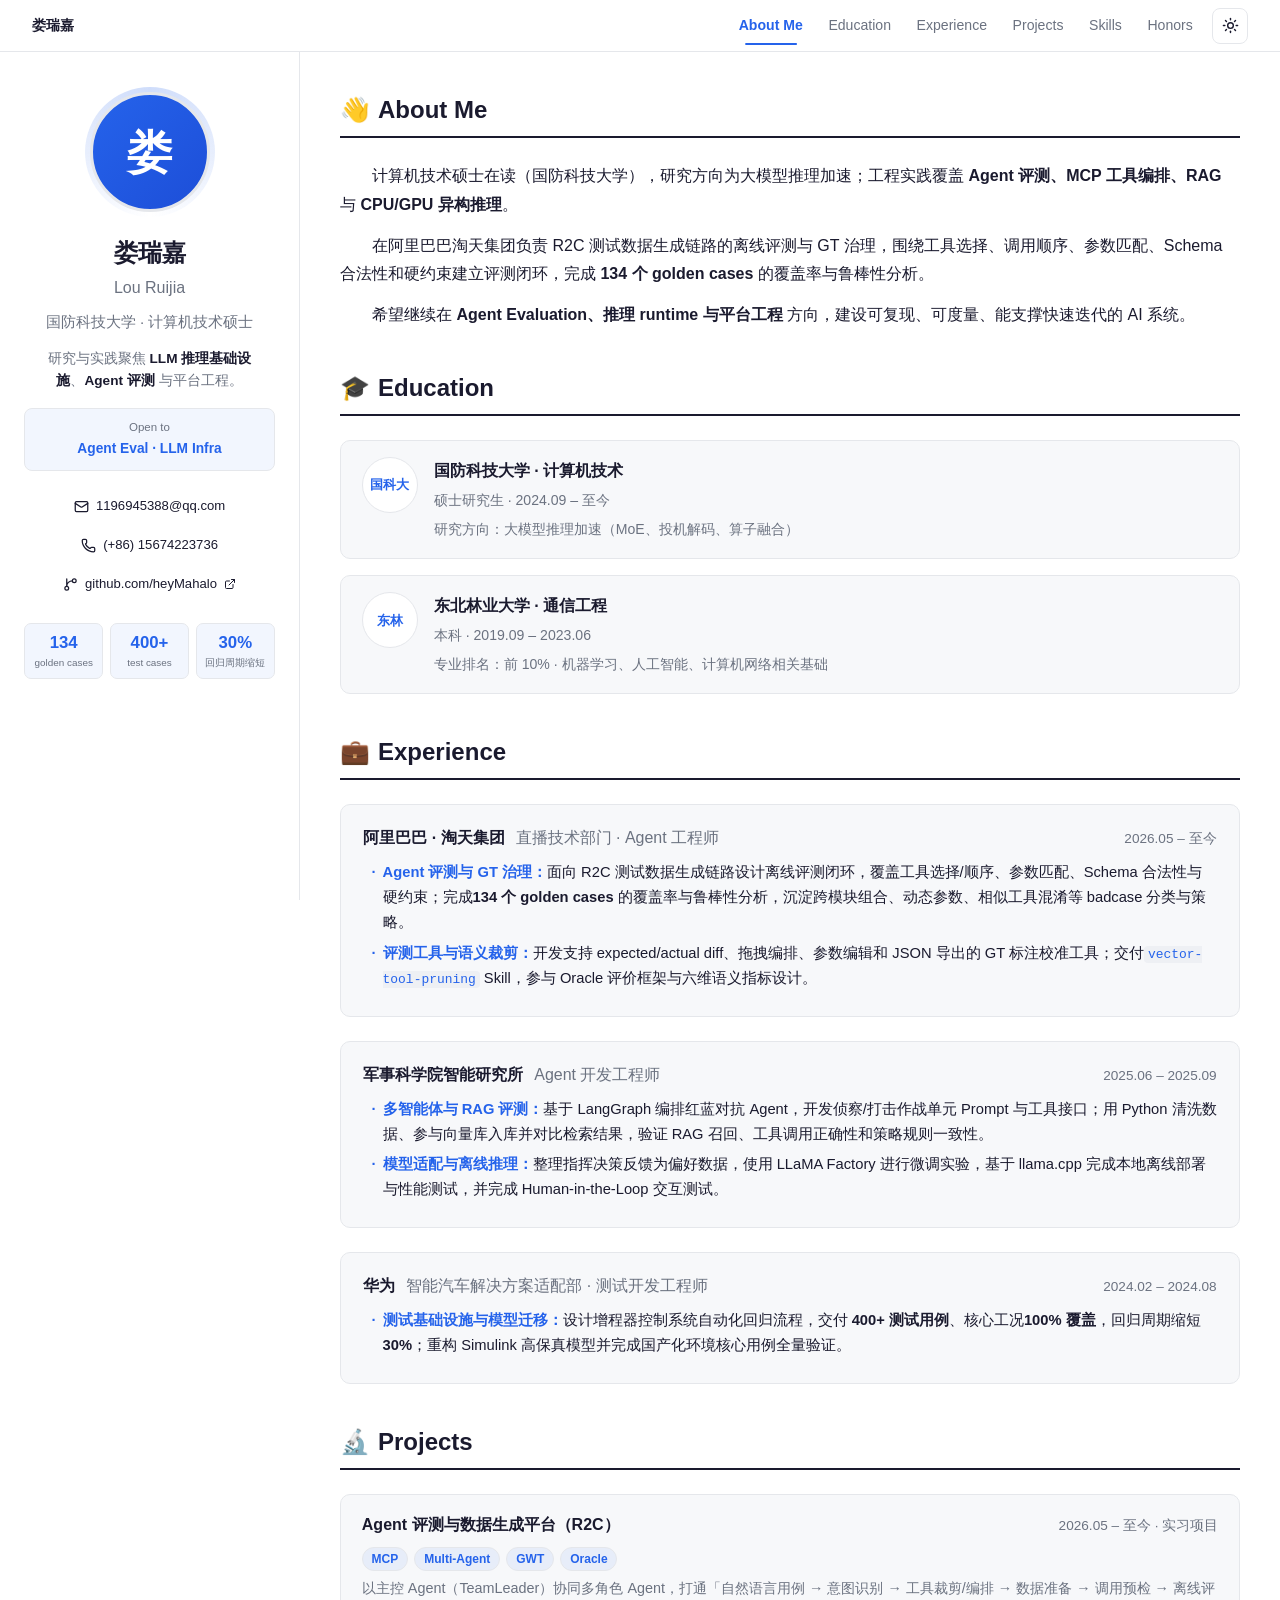
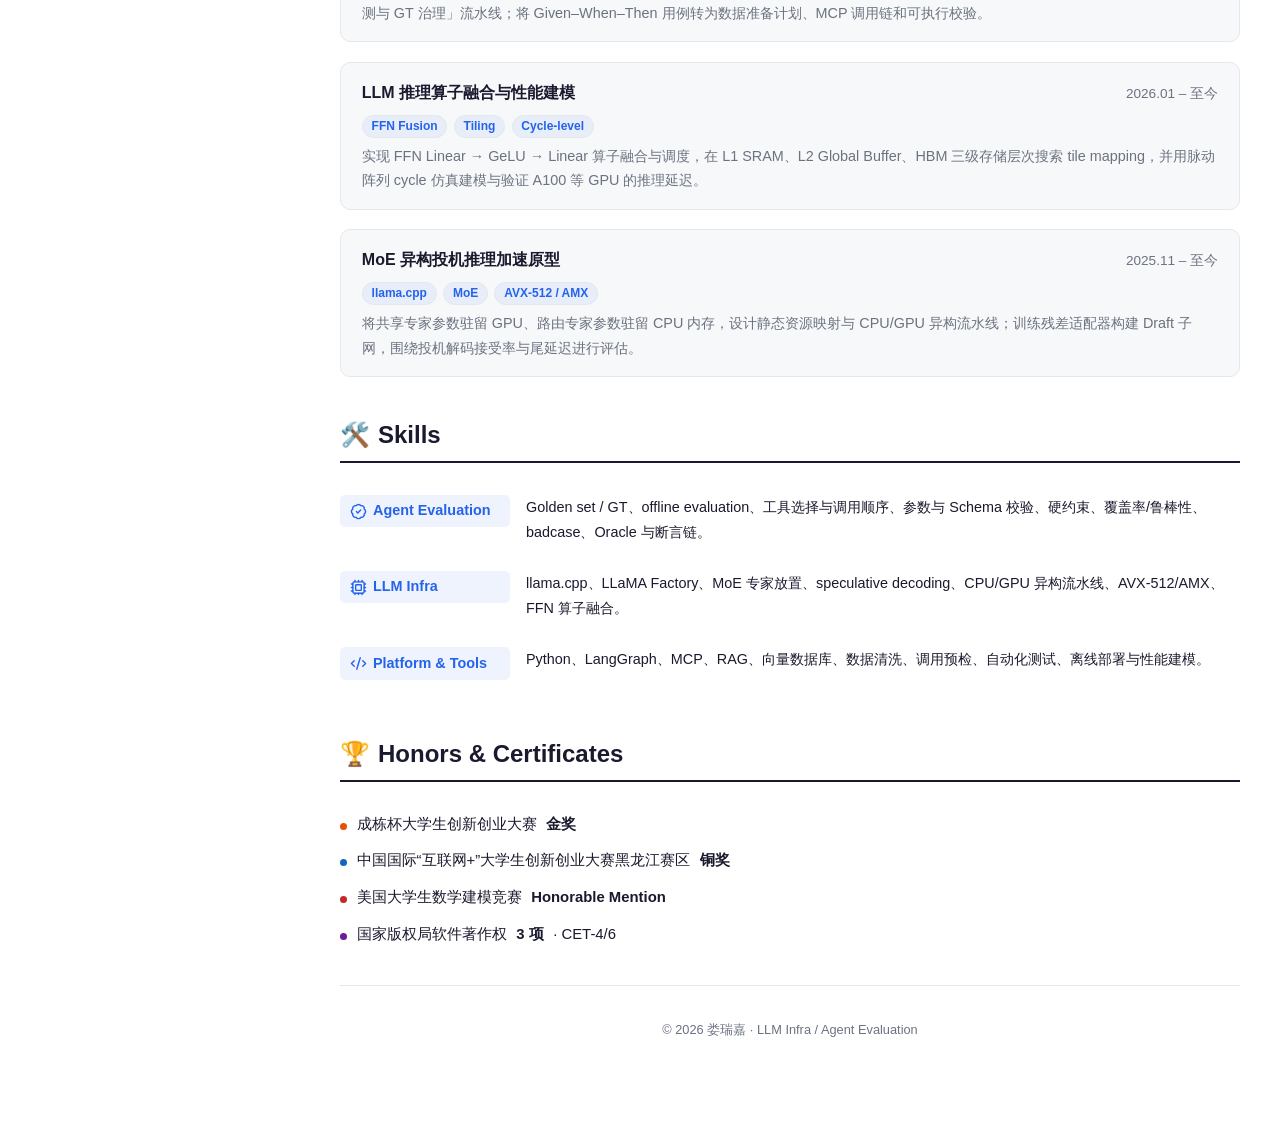
<file: lou-ruijia-github-pages/index.html>
<!doctype html>
<html lang="zh-CN">
<head>
  <meta charset="utf-8">
  <meta name="viewport" content="width=device-width, initial-scale=1">
  <meta name="description" content="娄瑞嘉的个人简历与项目主页，聚焦 LLM 推理基础设施、Agent 评测与平台工程。">
  <meta property="og:title" content="娄瑞嘉 · LLM Infra / Agent Evaluation">
  <meta property="og:description" content="LLM 推理基础设施、Agent 评测与平台工程。">
  <meta property="og:image" content="./og.png">
  <meta property="og:image:width" content="1536">
  <meta property="og:image:height" content="1024">
  <meta name="twitter:card" content="summary_large_image">
  <meta name="twitter:image" content="./og.png">
  <meta name="theme-color" content="#ffffff">
  <title>娄瑞嘉 · LLM Infra / Agent Evaluation</title>
  <link rel="icon" href="./favicon.svg">
  <link rel="stylesheet" href="./styles.css">
</head>
<body>
<div class="progress-bar" style="width:0%" aria-hidden="true"></div><nav class="navbar" aria-label="主导航"><button class="nav-brand" aria-label="回到首页">娄瑞嘉</button><div class="nav-links"><button class="nav-link active">About Me</button><button class="nav-link ">Education</button><button class="nav-link ">Experience</button><button class="nav-link ">Projects</button><button class="nav-link ">Skills</button><button class="nav-link ">Honors</button></div><div class="nav-actions"><button class="theme-toggle" aria-label="切换到深色模式" title="切换到深色模式"><svg xmlns="http://www.w3.org/2000/svg" width="17" height="17" viewBox="0 0 24 24" fill="none" stroke="currentColor" stroke-width="2" stroke-linecap="round" stroke-linejoin="round" class="lucide lucide-sun" aria-hidden="true"><circle cx="12" cy="12" r="4"></circle><path d="M12 2v2"></path><path d="M12 20v2"></path><path d="m4.93 4.93 1.41 1.41"></path><path d="m17.66 17.66 1.41 1.41"></path><path d="M2 12h2"></path><path d="M20 12h2"></path><path d="m6.34 17.66-1.41 1.41"></path><path d="m19.07 4.93-1.41 1.41"></path></svg></button><button class="mobile-toggle " aria-label="打开菜单" aria-expanded="false"><svg xmlns="http://www.w3.org/2000/svg" width="19" height="19" viewBox="0 0 24 24" fill="none" stroke="currentColor" stroke-width="2" stroke-linecap="round" stroke-linejoin="round" class="lucide lucide-menu" aria-hidden="true"><path d="M4 5h16"></path><path d="M4 12h16"></path><path d="M4 19h16"></path></svg></button></div></nav><div class="mobile-menu "><button>About Me</button><button>Education</button><button>Experience</button><button>Projects</button><button>Skills</button><button>Honors</button></div><div class="layout"><aside class="sidebar"><div class="avatar-wrap" aria-label="娄瑞嘉头像占位"><div class="avatar-fallback">娄</div></div><div class="name">娄瑞嘉<span class="en">Lou Ruijia</span></div><div class="affil">国防科技大学 · 计算机技术硕士</div><p class="bio">研究与实践聚焦 <strong>LLM 推理基础设施</strong>、<strong>Agent 评测</strong> 与平台工程。</p><div class="side-focus"><span>Open to</span><strong>Agent Eval · LLM Infra</strong></div><ul class="links"><li><a href="mailto:1196945388@qq.com"><svg xmlns="http://www.w3.org/2000/svg" width="15" height="15" viewBox="0 0 24 24" fill="none" stroke="currentColor" stroke-width="2" stroke-linecap="round" stroke-linejoin="round" class="lucide lucide-mail ico" aria-hidden="true"><path d="m22 7-8.991 5.727a2 2 0 0 1-2.009 0L2 7"></path><rect x="2" y="4" width="20" height="16" rx="2"></rect></svg>1196945388@qq.com</a></li><li><a href="tel:+8615674233736"><svg xmlns="http://www.w3.org/2000/svg" width="15" height="15" viewBox="0 0 24 24" fill="none" stroke="currentColor" stroke-width="2" stroke-linecap="round" stroke-linejoin="round" class="lucide lucide-phone ico" aria-hidden="true"><path d="M13.832 16.568a1 1 0 0 0 1.213-.303l.355-.465A2 2 0 0 1 17 15h3a2 2 0 0 1 2 2v3a2 2 0 0 1-2 2A18 18 0 0 1 2 4a2 2 0 0 1 2-2h3a2 2 0 0 1 2 2v3a2 2 0 0 1-.8 1.6l-.468.351a1 1 0 0 0-.292 1.233 14 14 0 0 0 6.392 6.384"></path></svg>(+86) 15674223736</a></li><li><a href="https://github.com/heyMahalo" target="_blank" rel="noreferrer"><svg xmlns="http://www.w3.org/2000/svg" width="15" height="15" viewBox="0 0 24 24" fill="none" stroke="currentColor" stroke-width="2" stroke-linecap="round" stroke-linejoin="round" class="lucide lucide-git-branch ico" aria-hidden="true"><path d="M15 6a9 9 0 0 0-9 9V3"></path><circle cx="18" cy="6" r="3"></circle><circle cx="6" cy="18" r="3"></circle></svg>github.com/heyMahalo<svg xmlns="http://www.w3.org/2000/svg" width="12" height="12" viewBox="0 0 24 24" fill="none" stroke="currentColor" stroke-width="2" stroke-linecap="round" stroke-linejoin="round" class="lucide lucide-external-link" aria-hidden="true"><path d="M15 3h6v6"></path><path d="M10 14 21 3"></path><path d="M18 13v6a2 2 0 0 1-2 2H5a2 2 0 0 1-2-2V8a2 2 0 0 1 2-2h6"></path></svg></a></li></ul><div class="metric-grid" aria-label="关键数据"><div class="metric"><strong>134</strong><span>golden cases</span></div><div class="metric"><strong>400+</strong><span>test cases</span></div><div class="metric"><strong>30%</strong><span>回归周期缩短</span></div></div></aside><main class="main"><section id="about-me" class="reveal"><h1 class="section-title"><span aria-hidden="true">👋</span>About Me</h1><div class="about-copy"><p>计算机技术硕士在读（国防科技大学），研究方向为大模型推理加速；工程实践覆盖<strong> Agent 评测、MCP 工具编排、RAG</strong> 与 <strong>CPU/GPU 异构推理</strong>。</p><p>在阿里巴巴淘天集团负责 R2C 测试数据生成链路的离线评测与 GT 治理，围绕工具选择、调用顺序、参数匹配、Schema 合法性和硬约束建立评测闭环，完成 <strong>134 个 golden cases</strong> 的覆盖率与鲁棒性分析。</p><p>希望继续在 <strong>Agent Evaluation、推理 runtime 与平台工程</strong> 方向，建设可复现、可度量、能支撑快速迭代的 AI 系统。</p></div></section><section id="education" class="reveal"><h1 class="section-title"><span aria-hidden="true">🎓</span>Education</h1><div class="edu-item"><div class="edu-header"><div class="edu-logo">国科大</div><div><div class="sch">国防科技大学 · 计算机技术</div><div class="meta">硕士研究生 · 2024.09 – 至今</div><div class="detail">研究方向：大模型推理加速（MoE、投机解码、算子融合）</div></div></div></div><div class="edu-item"><div class="edu-header"><div class="edu-logo">东林</div><div><div class="sch">东北林业大学 · 通信工程</div><div class="meta">本科 · 2019.09 – 2023.06</div><div class="detail">专业排名：前 10% · 机器学习、人工智能、计算机网络相关基础</div></div></div></div></section><section id="internships" class="reveal"><h1 class="section-title"><span aria-hidden="true">💼</span>Experience</h1><article class="intern"><div class="ih"><div class="org">阿里巴巴 · 淘天集团 <span class="role">直播技术部门 · Agent 工程师</span></div><div class="date">2026.05 – 至今</div></div><ul><li><span class="lab">Agent 评测与 GT 治理：</span>面向 R2C 测试数据生成链路设计离线评测闭环，覆盖工具选择/顺序、参数匹配、Schema 合法性与硬约束；完成<strong>134 个 golden cases</strong> 的覆盖率与鲁棒性分析，沉淀跨模块组合、动态参数、相似工具混淆等 badcase 分类与策略。</li><li><span class="lab">评测工具与语义裁剪：</span>开发支持 expected/actual diff、拖拽编排、参数编辑和 JSON 导出的 GT 标注校准工具；交付<code>vector-tool-pruning</code> Skill，参与 Oracle 评价框架与六维语义指标设计。</li></ul></article><article class="intern"><div class="ih"><div class="org">军事科学院智能研究所 <span class="role">Agent 开发工程师</span></div><div class="date">2025.06 – 2025.09</div></div><ul><li><span class="lab">多智能体与 RAG 评测：</span>基于 LangGraph 编排红蓝对抗 Agent，开发侦察/打击作战单元 Prompt 与工具接口；用 Python 清洗数据、参与向量库入库并对比检索结果，验证 RAG 召回、工具调用正确性和策略规则一致性。</li><li><span class="lab">模型适配与离线推理：</span>整理指挥决策反馈为偏好数据，使用 LLaMA Factory 进行微调实验，基于 llama.cpp 完成本地离线部署与性能测试，并完成 Human-in-the-Loop 交互测试。</li></ul></article><article class="intern"><div class="ih"><div class="org">华为 <span class="role">智能汽车解决方案适配部 · 测试开发工程师</span></div><div class="date">2024.02 – 2024.08</div></div><ul><li><span class="lab">测试基础设施与模型迁移：</span>设计增程器控制系统自动化回归流程，交付 <strong>400+ 测试用例</strong>、核心工况<strong>100% 覆盖</strong>，回归周期缩短 <strong>30%</strong>；重构 Simulink 高保真模型并完成国产化环境核心用例全量验证。</li></ul></article></section><section id="projects" class="reveal"><h1 class="section-title"><span aria-hidden="true">🔬</span>Projects</h1><article class="proj"><div class="ph"><div class="pt">Agent 评测与数据生成平台（R2C）</div><div class="pd">2026.05 – 至今 · 实习项目</div></div><div class="tag-row"><span class="tag">MCP</span><span class="tag">Multi-Agent</span><span class="tag">GWT</span><span class="tag">Oracle</span></div><p class="pdesc">以主控 Agent（TeamLeader）协同多角色 Agent，打通「自然语言用例 → 意图识别 → 工具裁剪/编排 → 数据准备 → 调用预检 → 离线评测与 GT 治理」流水线；将 Given–When–Then 用例转为数据准备计划、MCP 调用链和可执行校验。</p></article><article class="proj"><div class="ph"><div class="pt">LLM 推理算子融合与性能建模</div><div class="pd">2026.01 – 至今</div></div><div class="tag-row"><span class="tag">FFN Fusion</span><span class="tag">Tiling</span><span class="tag">Cycle-level</span></div><p class="pdesc">实现 FFN Linear → GeLU → Linear 算子融合与调度，在 L1 SRAM、L2 Global Buffer、HBM 三级存储层次搜索 tile mapping，并用脉动阵列 cycle 仿真建模与验证 A100 等 GPU 的推理延迟。</p></article><article class="proj"><div class="ph"><div class="pt">MoE 异构投机推理加速原型</div><div class="pd">2025.11 – 至今</div></div><div class="tag-row"><span class="tag">llama.cpp</span><span class="tag">MoE</span><span class="tag">AVX-512 / AMX</span></div><p class="pdesc">将共享专家参数驻留 GPU、路由专家参数驻留 CPU 内存，设计静态资源映射与 CPU/GPU 异构流水线；训练残差适配器构建 Draft 子网，围绕投机解码接受率与尾延迟进行评估。</p></article></section><section id="skills" class="reveal"><h1 class="section-title"><span aria-hidden="true">🛠️</span>Skills</h1><div class="skill-list"><div class="skill-row"><div class="sl"><svg xmlns="http://www.w3.org/2000/svg" width="17" height="17" viewBox="0 0 24 24" fill="none" stroke="currentColor" stroke-width="2" stroke-linecap="round" stroke-linejoin="round" class="lucide lucide-badge-check" aria-hidden="true"><path d="M3.85 8.62a4 4 0 0 1 4.78-4.77 4 4 0 0 1 6.74 0 4 4 0 0 1 4.78 4.78 4 4 0 0 1 0 6.74 4 4 0 0 1-4.77 4.78 4 4 0 0 1-6.75 0 4 4 0 0 1-4.78-4.77 4 4 0 0 1 0-6.76Z"></path><path d="m9 12 2 2 4-4"></path></svg><span>Agent Evaluation</span></div><div class="sc">Golden set / GT、offline evaluation、工具选择与调用顺序、参数与 Schema 校验、硬约束、覆盖率/鲁棒性、badcase、Oracle 与断言链。</div></div><div class="skill-row"><div class="sl"><svg xmlns="http://www.w3.org/2000/svg" width="17" height="17" viewBox="0 0 24 24" fill="none" stroke="currentColor" stroke-width="2" stroke-linecap="round" stroke-linejoin="round" class="lucide lucide-cpu" aria-hidden="true"><path d="M12 20v2"></path><path d="M12 2v2"></path><path d="M17 20v2"></path><path d="M17 2v2"></path><path d="M2 12h2"></path><path d="M2 17h2"></path><path d="M2 7h2"></path><path d="M20 12h2"></path><path d="M20 17h2"></path><path d="M20 7h2"></path><path d="M7 20v2"></path><path d="M7 2v2"></path><rect x="4" y="4" width="16" height="16" rx="2"></rect><rect x="8" y="8" width="8" height="8" rx="1"></rect></svg><span>LLM Infra</span></div><div class="sc">llama.cpp、LLaMA Factory、MoE 专家放置、speculative decoding、CPU/GPU 异构流水线、AVX-512/AMX、FFN 算子融合。</div></div><div class="skill-row"><div class="sl"><svg xmlns="http://www.w3.org/2000/svg" width="17" height="17" viewBox="0 0 24 24" fill="none" stroke="currentColor" stroke-width="2" stroke-linecap="round" stroke-linejoin="round" class="lucide lucide-code-xml" aria-hidden="true"><path d="m18 16 4-4-4-4"></path><path d="m6 8-4 4 4 4"></path><path d="m14.5 4-5 16"></path></svg><span>Platform &amp; Tools</span></div><div class="sc">Python、LangGraph、MCP、RAG、向量数据库、数据清洗、调用预检、自动化测试、离线部署与性能建模。</div></div></div></section><section id="honors" class="reveal"><h1 class="section-title"><span aria-hidden="true">🏆</span>Honors &amp; Certificates</h1><ul class="honors"><li><span class="dot intl" aria-hidden="true"></span>成栋杯大学生创新创业大赛 <strong>金奖</strong></li><li><span class="dot nat2" aria-hidden="true"></span>中国国际“互联网+”大学生创新创业大赛黑龙江赛区 <strong>铜奖</strong></li><li><span class="dot nat1" aria-hidden="true"></span>美国大学生数学建模竞赛 <strong>Honorable Mention</strong></li><li><span class="dot prov" aria-hidden="true"></span>国家版权局软件著作权 <strong>3 项</strong> · CET-4/6</li></ul></section><footer>© 2026 娄瑞嘉 · LLM Infra / Agent Evaluation</footer></main></div><button class="back-to-top " aria-label="回到顶部"><svg xmlns="http://www.w3.org/2000/svg" width="19" height="19" viewBox="0 0 24 24" fill="none" stroke="currentColor" stroke-width="2" stroke-linecap="round" stroke-linejoin="round" class="lucide lucide-arrow-up" aria-hidden="true"><path d="m5 12 7-7 7 7"></path><path d="M12 19V5"></path></svg></button>
<script src="./script.js" defer></script>
</body>
</html>
</file>
<file: lou-ruijia-github-pages/styles.css>
:root {
  --bg: #ffffff;
  --bg2: #f7f8fa;
  --bg3: #eef0f4;
  --text: #1a1a2e;
  --muted: #6b7280;
  --border: #e5e7eb;
  --accent: #2563eb;
  --accent-soft: rgba(37, 99, 235, 0.08);
  --accent-hover: #1d4ed8;
  --shadow-sm: 0 1px 3px rgba(0, 0, 0, 0.06);
  --shadow-md: 0 4px 16px rgba(0, 0, 0, 0.08);
  --shadow-lg: 0 8px 32px rgba(0, 0, 0, 0.1);
  --navbar-bg: rgba(255, 255, 255, 0.88);
  --metric-bg: rgba(37, 99, 235, 0.06);
}

[data-theme='dark'] {
  --bg: #0d1117;
  --bg2: #161b22;
  --bg3: #1c2330;
  --text: #e6edf3;
  --muted: #9399a5;
  --border: #2d333b;
  --accent: #58a6ff;
  --accent-soft: rgba(88, 166, 255, 0.12);
  --accent-hover: #79b8ff;
  --shadow-sm: 0 1px 3px rgba(0, 0, 0, 0.3);
  --shadow-md: 0 4px 16px rgba(0, 0, 0, 0.35);
  --shadow-lg: 0 8px 32px rgba(0, 0, 0, 0.4);
  --navbar-bg: rgba(13, 17, 23, 0.88);
  --metric-bg: rgba(88, 166, 255, 0.1);
}

* {
  box-sizing: border-box;
  margin: 0;
  padding: 0;
}

html {
  scroll-behavior: smooth;
  scroll-padding-top: 74px;
}

body {
  background: var(--bg);
  color: var(--text);
  font-family:
    -apple-system, BlinkMacSystemFont, 'Segoe UI', Roboto, 'Helvetica Neue',
    'PingFang SC', 'Microsoft YaHei', 'Noto Sans CJK SC', sans-serif;
  font-size: 16px;
  line-height: 1.8;
  -webkit-font-smoothing: antialiased;
  transition:
    background-color 0.35s ease,
    color 0.35s ease;
}

button,
a {
  font: inherit;
}

button {
  color: inherit;
}

button:focus-visible,
a:focus-visible {
  outline: 3px solid var(--accent);
  outline-offset: 3px;
}

.progress-bar {
  position: fixed;
  z-index: 200;
  top: 0;
  left: 0;
  height: 3px;
  background: linear-gradient(90deg, var(--accent), var(--accent-hover));
  transition: width 0.1s linear;
}

.navbar {
  position: fixed;
  z-index: 100;
  top: 0;
  left: 0;
  right: 0;
  display: flex;
  align-items: center;
  height: 52px;
  padding: 0 32px;
  border-bottom: 1px solid var(--border);
  background: var(--navbar-bg);
  backdrop-filter: blur(12px);
  font-size: 0.88rem;
  transition:
    background-color 0.35s ease,
    border-color 0.35s ease;
}

.nav-brand {
  margin-right: auto;
  border: 0;
  background: transparent;
  cursor: pointer;
  font-weight: 700;
}

.nav-links {
  display: flex;
  align-items: center;
  gap: 0.2rem;
}

.nav-link {
  position: relative;
  border: 0;
  border-radius: 6px;
  background: transparent;
  color: var(--muted);
  cursor: pointer;
  padding: 0.3rem 0.7rem;
  transition:
    color 0.2s ease,
    background 0.2s ease;
}

.nav-link:hover {
  background: var(--accent-soft);
  color: var(--text);
}

.nav-link.active {
  color: var(--accent);
  font-weight: 600;
}

.nav-link.active::after {
  position: absolute;
  right: 50%;
  bottom: -2px;
  left: 50%;
  width: 60%;
  height: 2px;
  border-radius: 2px;
  background: var(--accent);
  content: '';
  transform: translateX(-50%);
}

.nav-actions {
  display: flex;
  align-items: center;
  margin-left: 0.5rem;
}

.theme-toggle,
.mobile-toggle {
  display: flex;
  align-items: center;
  justify-content: center;
  width: 36px;
  height: 36px;
  border: 1px solid var(--border);
  border-radius: 8px;
  background: var(--bg);
  color: var(--text);
  cursor: pointer;
  transition:
    background 0.2s ease,
    border-color 0.2s ease,
    color 0.2s ease;
}

.theme-toggle:hover,
.mobile-toggle:hover {
  border-color: var(--accent);
  background: var(--accent-soft);
  color: var(--accent);
}

.mobile-toggle {
  display: none;
  margin-left: 0.6rem;
}

.mobile-menu {
  position: fixed;
  z-index: 99;
  top: 52px;
  right: 0;
  left: 0;
  display: none;
  flex-direction: column;
  gap: 0.3rem;
  padding: 1rem 2rem;
  border-bottom: 1px solid var(--border);
  background: var(--navbar-bg);
  backdrop-filter: blur(12px);
  opacity: 0;
  transform: translateY(-100%);
  transition:
    transform 0.3s ease,
    opacity 0.3s ease;
}

.mobile-menu.open {
  opacity: 1;
  transform: translateY(0);
}

.mobile-menu button {
  border: 0;
  border-radius: 6px;
  background: transparent;
  color: var(--muted);
  cursor: pointer;
  padding: 0.6rem 0.5rem;
  text-align: left;
  transition:
    background 0.2s ease,
    color 0.2s ease;
}

.mobile-menu button:hover {
  background: var(--accent-soft);
  color: var(--accent);
}

.layout {
  display: flex;
  max-width: 1500px;
  margin: 0 auto;
  padding-top: 52px;
}

.sidebar {
  position: sticky;
  top: 52px;
  display: flex;
  flex: 0 0 300px;
  flex-direction: column;
  align-items: center;
  height: calc(100vh - 52px);
  padding: 2.5rem 1.5rem 2rem;
  border-right: 1px solid var(--border);
  text-align: center;
  overflow-y: auto;
  transition: border-color 0.35s ease;
}

.avatar-wrap {
  position: relative;
  display: grid;
  place-items: center;
  width: 120px;
  height: 120px;
  margin-bottom: 1.2rem;
}

.avatar-wrap::after {
  position: absolute;
  z-index: -1;
  inset: -5px;
  border-radius: 50%;
  background: conic-gradient(from 0deg, var(--accent), transparent, var(--accent));
  content: '';
  opacity: 0.22;
  animation: spin 4s linear infinite;
}

.avatar-fallback {
  display: flex;
  align-items: center;
  justify-content: center;
  width: 120px;
  height: 120px;
  border: 3px solid var(--border);
  border-radius: 50%;
  background: linear-gradient(135deg, var(--accent), var(--accent-hover));
  color: #ffffff;
  font-size: 2.8rem;
  font-weight: 700;
  transition: transform 0.3s ease;
}

.avatar-wrap:hover .avatar-fallback {
  transform: scale(1.03);
}

@keyframes spin {
  to {
    transform: rotate(360deg);
  }
}

.name {
  margin-bottom: 0.3rem;
  font-size: 1.5rem;
  font-weight: 700;
}

.name .en {
  display: block;
  color: var(--muted);
  font-size: 1rem;
  font-weight: 400;
}

.affil {
  margin-bottom: 0.8rem;
  color: var(--muted);
  font-size: 0.95rem;
}

.bio {
  max-width: 240px;
  margin-bottom: 1rem;
  padding: 0 0.3rem;
  color: var(--muted);
  font-size: 0.85rem;
  line-height: 1.6;
}

.bio strong {
  color: var(--text);
  font-weight: 600;
}

.side-focus {
  display: flex;
  flex-direction: column;
  width: 100%;
  margin-bottom: 1rem;
  padding: 0.65rem 0.75rem;
  border: 1px solid var(--border);
  border-radius: 8px;
  background: var(--metric-bg);
  color: var(--muted);
  font-size: 0.72rem;
  line-height: 1.5;
}

.side-focus strong {
  margin-top: 0.15rem;
  color: var(--accent);
  font-size: 0.86rem;
}

.links {
  width: 100%;
  list-style: none;
}

.links li {
  padding: 0.28rem 0;
  font-size: 0.82rem;
}

.links a {
  display: inline-flex;
  align-items: center;
  gap: 0.45rem;
  max-width: 100%;
  border-radius: 6px;
  color: var(--text);
  text-decoration: none;
  overflow-wrap: anywhere;
  padding: 0.2rem 0.35rem;
  transition:
    background 0.2s ease,
    color 0.2s ease;
}

.links a:hover {
  background: var(--accent-soft);
  color: var(--accent);
}

.links .ico {
  flex: 0 0 auto;
}

.metric-grid {
  display: grid;
  grid-template-columns: repeat(3, 1fr);
  width: 100%;
  gap: 0.4rem;
  margin-top: 1.2rem;
}

.metric {
  display: flex;
  flex-direction: column;
  min-width: 0;
  padding: 0.55rem 0.25rem;
  border: 1px solid var(--border);
  border-radius: 7px;
  background: var(--metric-bg);
}

.metric strong {
  color: var(--accent);
  font-size: 1.05rem;
  line-height: 1.2;
}

.metric span {
  margin-top: 0.25rem;
  color: var(--muted);
  font-size: 0.62rem;
  line-height: 1.25;
}

.main {
  min-width: 0;
  flex: 1 1 0%;
  padding: 2.5rem 2.5rem 4rem;
  transition: border-color 0.35s ease;
}

.main section {
  scroll-margin-top: 74px;
}

.section-title {
  display: flex;
  align-items: center;
  gap: 0.5rem;
  margin: 2.5rem 0 1.5rem;
  border-bottom: 2px solid var(--text);
  padding-bottom: 0.5rem;
  color: var(--text);
  font-size: 1.5rem;
  font-weight: 700;
  line-height: 1.5;
  transition: border-color 0.35s ease;
}

.main section:first-child .section-title {
  margin-top: 0;
}

.about-copy {
  max-width: 920px;
}

.about-copy p {
  margin-bottom: 0.75rem;
  text-indent: 2em;
}

.about-copy strong {
  font-weight: 600;
}

.edu-item,
.intern,
.proj {
  border: 1px solid var(--border);
  background: var(--bg2);
  transition:
    border-color 0.3s ease,
    box-shadow 0.3s ease,
    transform 0.3s ease;
}

.edu-item:hover,
.intern:hover,
.proj:hover {
  border-color: var(--accent);
  box-shadow: var(--shadow-md);
  transform: translateY(-2px);
}

.edu-item {
  margin-bottom: 1rem;
  padding: 1rem 1.3rem;
  border-radius: 10px;
}

.edu-header {
  display: flex;
  align-items: flex-start;
  gap: 1rem;
}

.edu-logo {
  display: grid;
  flex: 0 0 56px;
  place-items: center;
  width: 56px;
  height: 56px;
  border: 1px solid var(--border);
  border-radius: 50%;
  background: var(--bg);
  color: var(--accent);
  font-size: 0.8rem;
  font-weight: 700;
}

.edu-item .sch {
  font-size: 1rem;
  font-weight: 600;
}

.edu-item .meta,
.edu-item .detail {
  color: var(--muted);
  font-size: 0.88rem;
}

.edu-item .meta {
  margin-top: 0.15rem;
}

.edu-item .detail {
  margin-top: 0.2rem;
}

.intern {
  margin-bottom: 1.5rem;
  padding: 1.2rem 1.4rem;
  border-radius: 10px;
}

.intern .ih,
.proj .ph {
  display: flex;
  align-items: baseline;
  justify-content: space-between;
  flex-wrap: wrap;
  gap: 0.5rem;
  margin-bottom: 0.45rem;
}

.intern .org,
.proj .pt {
  font-weight: 600;
}

.intern .role {
  margin-left: 0.4rem;
  color: var(--muted);
  font-weight: 400;
}

.intern .date,
.proj .pd {
  color: var(--muted);
  font-size: 0.85rem;
  white-space: nowrap;
}

.intern ul {
  list-style: none;
  margin-left: 0.2rem;
}

.intern li {
  position: relative;
  margin-bottom: 0.35rem;
  padding-left: 1rem;
  font-size: 0.92rem;
  line-height: 1.7;
}

.intern li::before {
  position: absolute;
  top: 0;
  left: 0.3rem;
  color: var(--accent);
  content: '·';
  font-weight: 700;
}

.intern .lab {
  color: var(--accent);
  font-weight: 600;
}

.intern code {
  border-radius: 4px;
  background: var(--bg3);
  color: var(--accent);
  font-family: ui-monospace, SFMono-Regular, Menlo, Monaco, Consolas, monospace;
  font-size: 0.88em;
  padding: 0.08rem 0.25rem;
}

.proj {
  margin-bottom: 1.2rem;
  padding: 1rem 1.3rem;
  border-radius: 10px;
}

.proj .pdesc {
  margin-top: 0.35rem;
  color: var(--muted);
  font-size: 0.9rem;
  line-height: 1.7;
}

.tag-row {
  display: flex;
  flex-wrap: wrap;
  gap: 0.4rem;
  margin-top: 0.45rem;
}

.tag {
  display: inline-flex;
  align-items: center;
  border: 1px solid var(--border);
  border-radius: 999px;
  background: var(--accent-soft);
  color: var(--accent);
  font-size: 0.75rem;
  font-weight: 600;
  line-height: 1.4;
  padding: 0.15rem 0.55rem;
}

.skill-list {
  display: flex;
  flex-direction: column;
  gap: 0.15rem;
}

.skill-row {
  display: flex;
  align-items: flex-start;
  gap: 1rem;
  margin-bottom: 0.55rem;
  padding: 0.5rem 0;
}

.skill-row .sl {
  display: inline-flex;
  flex: 0 0 170px;
  align-items: center;
  gap: 0.4rem;
  min-height: 30px;
  border-radius: 5px;
  background: var(--accent-soft);
  color: var(--accent);
  font-size: 0.9rem;
  font-weight: 600;
  padding: 0.2rem 0.6rem;
}

.skill-row .sc {
  flex: 1;
  color: var(--text);
  font-size: 0.9rem;
  line-height: 1.7;
}

.honors {
  list-style: none;
}

.honors li {
  display: flex;
  align-items: baseline;
  gap: 0.6rem;
  padding: 0.4rem 0;
  font-size: 0.93rem;
  line-height: 1.6;
  transition: padding-left 0.2s ease;
}

.honors li:hover {
  padding-left: 0.3rem;
}

.honors .dot {
  flex: 0 0 7px;
  width: 7px;
  height: 7px;
  border-radius: 50%;
  transform: translateY(1px);
}

.dot.intl {
  background: #e65100;
}

.dot.nat1 {
  background: #c62828;
}

.dot.nat2 {
  background: #1565c0;
}

.dot.prov {
  background: #6a1b9a;
}

footer {
  margin-top: 2rem;
  border-top: 1px solid var(--border);
  padding: 2rem;
  color: var(--muted);
  font-size: 0.8rem;
  text-align: center;
  transition: border-color 0.35s ease;
}

.reveal {
  opacity: 1;
  transform: none;
}

.reveal.visible {
  animation: rise-in 0.6s ease both;
}

@keyframes rise-in {
  from {
    opacity: 0.35;
    transform: translateY(12px);
  }
  to {
    opacity: 1;
    transform: translateY(0);
  }
}

.back-to-top {
  position: fixed;
  z-index: 90;
  right: 2rem;
  bottom: 2rem;
  display: flex;
  align-items: center;
  justify-content: center;
  width: 44px;
  height: 44px;
  border: 0;
  border-radius: 50%;
  background: var(--accent);
  box-shadow: var(--shadow-lg);
  color: #ffffff;
  cursor: pointer;
  opacity: 0;
  visibility: hidden;
  transform: translateY(10px);
  transition:
    opacity 0.3s ease,
    visibility 0.3s ease,
    transform 0.3s ease,
    background 0.2s ease;
}

.back-to-top.show {
  opacity: 1;
  visibility: visible;
  transform: translateY(0);
}

.back-to-top:hover {
  background: var(--accent-hover);
  transform: translateY(-3px);
}

@media (max-width: 1020px) {
  .navbar {
    padding: 0 20px;
  }

  .nav-link {
    padding-right: 0.45rem;
    padding-left: 0.45rem;
  }

  .sidebar {
    flex-basis: 250px;
  }

  .main {
    padding-right: 1.75rem;
    padding-left: 1.75rem;
  }
}

@media (max-width: 768px) {
  html {
    scroll-padding-top: 64px;
  }

  .navbar {
    padding: 0 1rem;
  }

  .nav-links {
    display: none;
  }

  .mobile-toggle {
    display: flex;
  }

  .mobile-menu {
    display: flex;
  }

  .layout {
    flex-direction: column;
  }

  .sidebar {
    position: static;
    flex: 0 0 auto;
    height: auto;
    padding: 2rem 1rem 1.5rem;
    border-right: 0;
    border-bottom: 1px solid var(--border);
  }

  .main {
    padding: 1.5rem 1.2rem 3rem;
  }

  .section-title {
    margin-top: 2rem;
    font-size: 1.35rem;
  }

  .intern,
  .proj,
  .edu-item {
    padding: 1rem;
  }

  .intern .role {
    display: block;
    margin: 0.12rem 0 0;
  }

  .intern .date,
  .proj .pd {
    font-size: 0.8rem;
  }

  .skill-row {
    flex-wrap: wrap;
    gap: 0.35rem;
  }

  .skill-row .sl {
    flex-basis: auto;
  }

  .skill-row .sc {
    flex-basis: 100%;
  }

  .back-to-top {
    right: 1.2rem;
    bottom: 1.2rem;
    width: 40px;
    height: 40px;
  }
}

@media (prefers-reduced-motion: reduce) {
  html {
    scroll-behavior: auto;
  }

  *,
  *::before,
  *::after {
    animation-duration: 0.01ms !important;
    animation-iteration-count: 1 !important;
    transition-duration: 0.01ms !important;
  }
}

@media print {
  .progress-bar,
  .navbar,
  .mobile-toggle,
  .mobile-menu,
  .back-to-top,
  .theme-toggle {
    display: none !important;
  }

  .layout {
    max-width: none;
    padding-top: 0;
  }

  .sidebar {
    position: static;
    height: auto;
    border: 0;
    padding: 0 0 1rem;
  }

  .main {
    border: 0;
    padding: 0;
  }

  body {
    background: #ffffff;
    color: #000000;
    font-size: 12px;
  }

  .edu-item,
  .intern,
  .proj {
    break-inside: avoid;
    box-shadow: none;
    transform: none;
  }

  .reveal,
  .reveal.visible {
    animation: none;
    opacity: 1;
    transform: none;
  }

  footer {
    border: 0;
  }
}
</file>
